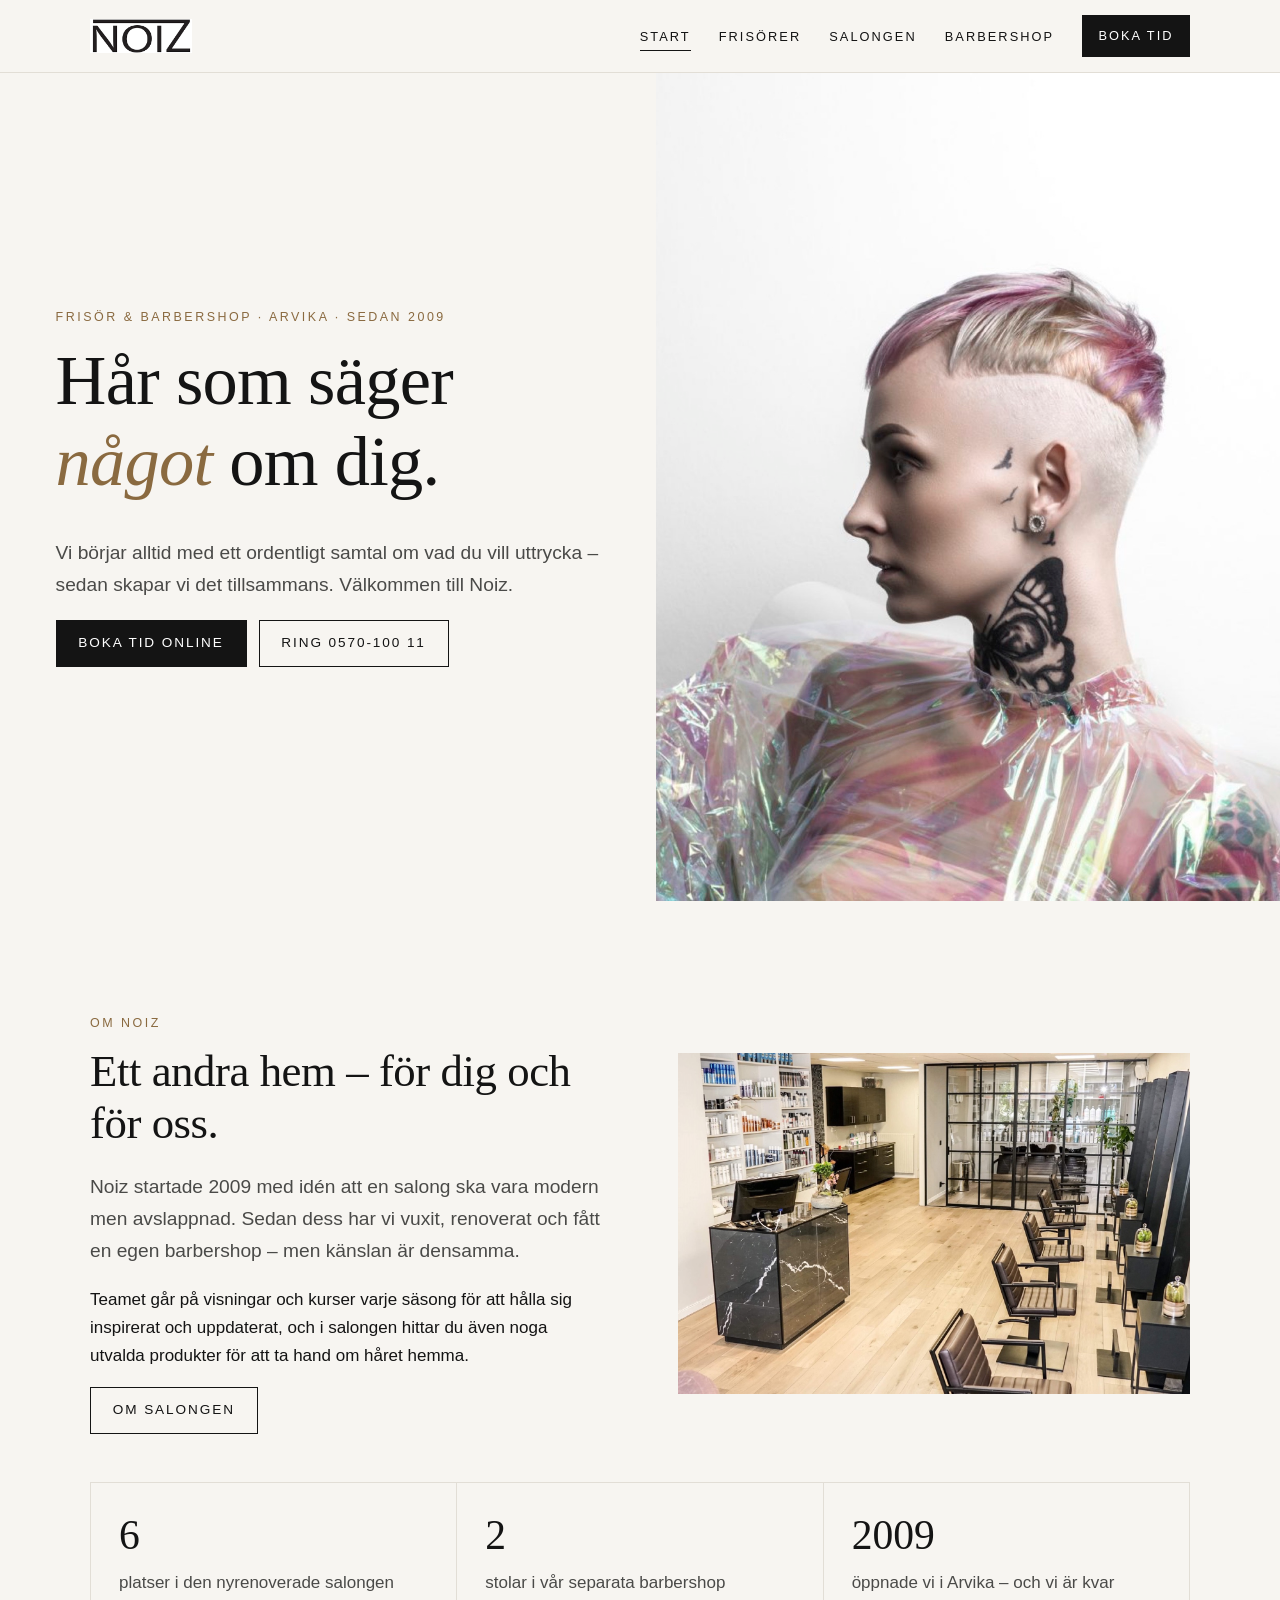
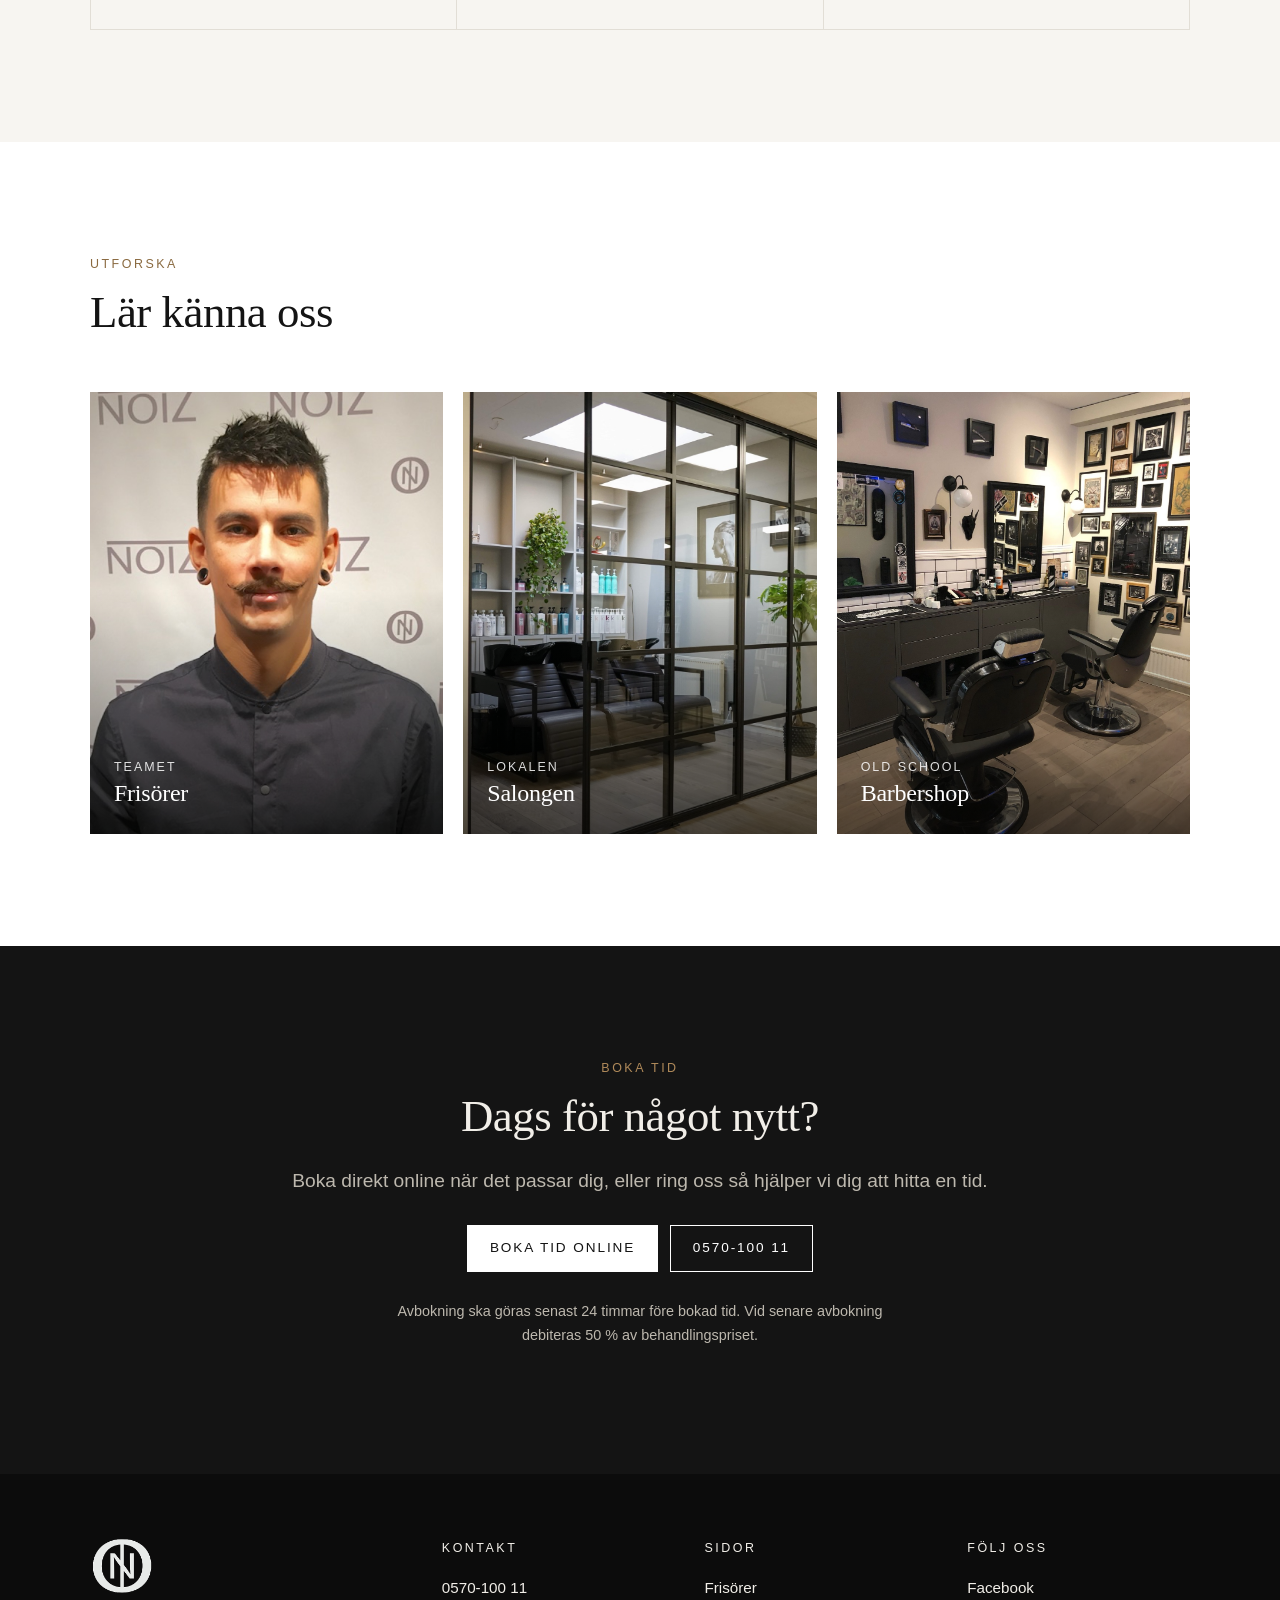
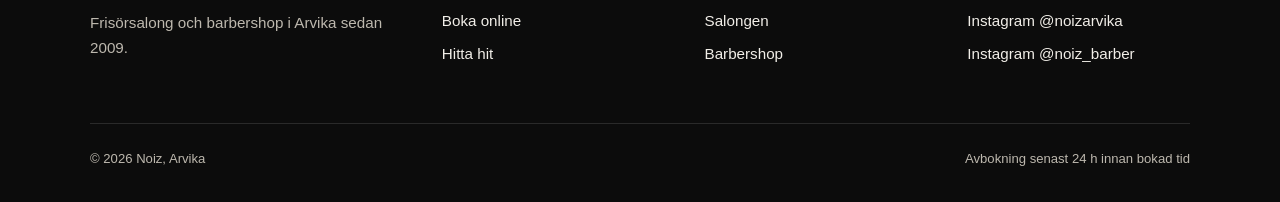
<file: index.html>
<!doctype html>
<html lang="sv">
<head>
  <meta charset="utf-8">
  <meta name="viewport" content="width=device-width, initial-scale=1">
  <title>Noiz – Frisör &amp; Barbershop i Arvika</title>
  <meta name="description" content="Noiz är en frisörsalong och barbershop i Arvika sedan 2009. Boka tid online eller ring 0570-100 11.">
  <meta property="og:title" content="Noiz – Frisör &amp; Barbershop i Arvika">
  <meta property="og:description" content="Frisörsalong och barbershop i Arvika sedan 2009. Boka tid online.">
  <meta property="og:image" content="assets/img/hero.jpg">
  <meta property="og:type" content="website">
  <meta name="theme-color" content="#f7f5f1">
  <link rel="icon" href="assets/img/logo.png">
  <link rel="stylesheet" href="assets/css/style.css">
  <script type="application/ld+json">
  {
    "@context": "https://schema.org",
    "@type": "HairSalon",
    "name": "Noiz",
    "url": "https://noiz.se/",
    "telephone": "+46570-10011",
    "image": "https://noiz.se/assets/img/hero.jpg",
    "foundingDate": "2009-04",
    "address": { "@type": "PostalAddress", "addressLocality": "Arvika", "addressCountry": "SE" },
    "geo": { "@type": "GeoCoordinates", "latitude": 59.6555846, "longitude": 12.5889059 },
    "sameAs": ["https://www.facebook.com/noizarvika", "https://www.instagram.com/noizarvika/", "https://www.instagram.com/noiz_barber/"]
  }
  </script>
</head>
<body>
  <a class="skip" href="#main">Hoppa till innehållet</a>

  <header class="site-header">
    <div class="wrap">
      <a class="brand" href="./" aria-label="Noiz – till startsidan"><img src="assets/img/logo-header.png" alt="Noiz" width="102" height="34"></a>
      <button class="menu-toggle" aria-expanded="false" aria-controls="nav" aria-label="Meny"><span></span><span></span><span></span></button>
      <nav class="nav" id="nav" aria-label="Huvudmeny">
        <ul>
          <li><a href="./" aria-current="page">Start</a></li>
          <li><a href="frisorer/">Frisörer</a></li>
          <li><a href="salongen/">Salongen</a></li>
          <li><a href="barbershop/">Barbershop</a></li>
          <li><a class="btn" href="https://bokning.voady.se/noiz/noiz/" target="_blank" rel="noopener">Boka tid</a></li>
        </ul>
      </nav>
    </div>
  </header>

  <main id="main">
    <div class="hero">
      <div class="hero__text">
        <span class="eyebrow">Frisör &amp; barbershop · Arvika · sedan 2009</span>
        <h1>Hår som säger <em>något</em> om dig.</h1>
        <p class="lead">Vi börjar alltid med ett ordentligt samtal om vad du vill uttrycka – sedan skapar vi det tillsammans. Välkommen till Noiz.</p>
        <div class="btn-row">
          <a class="btn" href="https://bokning.voady.se/noiz/noiz/" target="_blank" rel="noopener">Boka tid online</a>
          <a class="btn btn--ghost" href="tel:057010011">Ring 0570-100 11</a>
        </div>
      </div>
      <div class="hero__media">
        <img src="assets/img/hero.jpg" alt="Modell med kort, rosatonad frisyr och rakade sidor" width="1571" height="1600" fetchpriority="high">
      </div>
    </div>

    <section>
      <div class="wrap">
        <div class="split">
          <div>
            <span class="eyebrow">Om Noiz</span>
            <h2>Ett andra hem – för dig och för oss.</h2>
            <p class="lead">Noiz startade 2009 med idén att en salong ska vara modern men avslappnad. Sedan dess har vi vuxit, renoverat och fått en egen barbershop – men känslan är densamma.</p>
            <p>Teamet går på visningar och kurser varje säsong för att hålla sig inspirerat och uppdaterat, och i salongen hittar du även noga utvalda produkter för att ta hand om håret hemma.</p>
            <a class="btn btn--ghost" href="salongen/">Om salongen</a>
          </div>
          <div>
            <img src="assets/img/salong-IMG_3988.jpg" alt="Salongen med sex stolar, marmordisk och produkthyllor" width="1600" height="1067" loading="lazy">
          </div>
        </div>

        <div class="features">
          <div><strong>6</strong><p>platser i den nyrenoverade salongen</p></div>
          <div><strong>2</strong><p>stolar i vår separata barbershop</p></div>
          <div><strong>2009</strong><p>öppnade vi i Arvika – och vi är kvar</p></div>
        </div>
      </div>
    </section>

    <section class="section--card">
      <div class="wrap">
        <span class="eyebrow">Utforska</span>
        <h2 style="margin-bottom: 1.2em">Lär känna oss</h2>
        <div class="tiles">
          <a class="tile" href="frisorer/">
            <img src="assets/img/jon.jpg" alt="" loading="lazy" width="1200" height="1600">
            <span><small>Teamet</small><h3>Frisörer</h3></span>
          </a>
          <a class="tile" href="salongen/">
            <img src="assets/img/salong-IMG_3998.jpg" alt="" loading="lazy" width="1067" height="1600">
            <span><small>Lokalen</small><h3>Salongen</h3></span>
          </a>
          <a class="tile" href="barbershop/">
            <img src="assets/img/barber-1.jpg" alt="" loading="lazy" width="1200" height="1600">
            <span><small>Old school</small><h3>Barbershop</h3></span>
          </a>
        </div>
      </div>
    </section>

    <section class="section--dark book-band" id="boka">
      <div class="wrap">
        <span class="eyebrow">Boka tid</span>
        <h2>Dags för något nytt?</h2>
        <p class="lead" style="margin: 0 auto">Boka direkt online när det passar dig, eller ring oss så hjälper vi dig att hitta en tid.</p>
        <div class="btn-row">
          <a class="btn btn--light" href="https://bokning.voady.se/noiz/noiz/" target="_blank" rel="noopener">Boka tid online</a>
          <a class="btn btn--light" style="background: transparent; color: #fff" href="tel:057010011">0570-100 11</a>
        </div>
        <p class="notice">Avbokning ska göras senast 24 timmar före bokad tid. Vid senare avbokning debiteras 50&nbsp;% av behandlingspriset.</p>
      </div>
    </section>
  </main>

  <footer class="site-footer">
    <div class="wrap">
      <div class="footer-grid">
        <div>
          <img class="footer-logo" src="assets/img/logo.png" alt="" width="240" height="210">
          <p>Frisörsalong och barbershop i Arvika sedan 2009.</p>
        </div>
        <div>
          <h4>Kontakt</h4>
          <ul>
            <li><a href="tel:057010011">0570-100 11</a></li>
            <li><a href="https://bokning.voady.se/noiz/noiz/" target="_blank" rel="noopener">Boka online</a></li>
            <li><a href="https://www.google.com/maps/place/Fris%C3%B6rsalong+Noiz/@59.6555846,12.5889059,17z" target="_blank" rel="noopener">Hitta hit</a></li>
          </ul>
        </div>
        <div>
          <h4>Sidor</h4>
          <ul>
            <li><a href="frisorer/">Frisörer</a></li>
            <li><a href="salongen/">Salongen</a></li>
            <li><a href="barbershop/">Barbershop</a></li>
          </ul>
        </div>
        <div>
          <h4>Följ oss</h4>
          <ul>
            <li><a href="https://www.facebook.com/noizarvika" target="_blank" rel="noopener">Facebook</a></li>
            <li><a href="https://www.instagram.com/noizarvika/" target="_blank" rel="noopener">Instagram @noizarvika</a></li>
            <li><a href="https://www.instagram.com/noiz_barber/" target="_blank" rel="noopener">Instagram @noiz_barber</a></li>
          </ul>
        </div>
      </div>
      <div class="footer-bottom">
        <span>© <span data-year>2026</span> Noiz, Arvika</span>
        <span>Avbokning senast 24 h innan bokad tid</span>
      </div>
    </div>
  </footer>

  <nav class="mobile-book" aria-label="Snabbval">
    <a href="tel:057010011">Ring oss</a>
    <a href="https://bokning.voady.se/noiz/noiz/" target="_blank" rel="noopener">Boka tid</a>
  </nav>

  <script src="assets/js/main.js" defer></script>
</body>
</html>
</file>
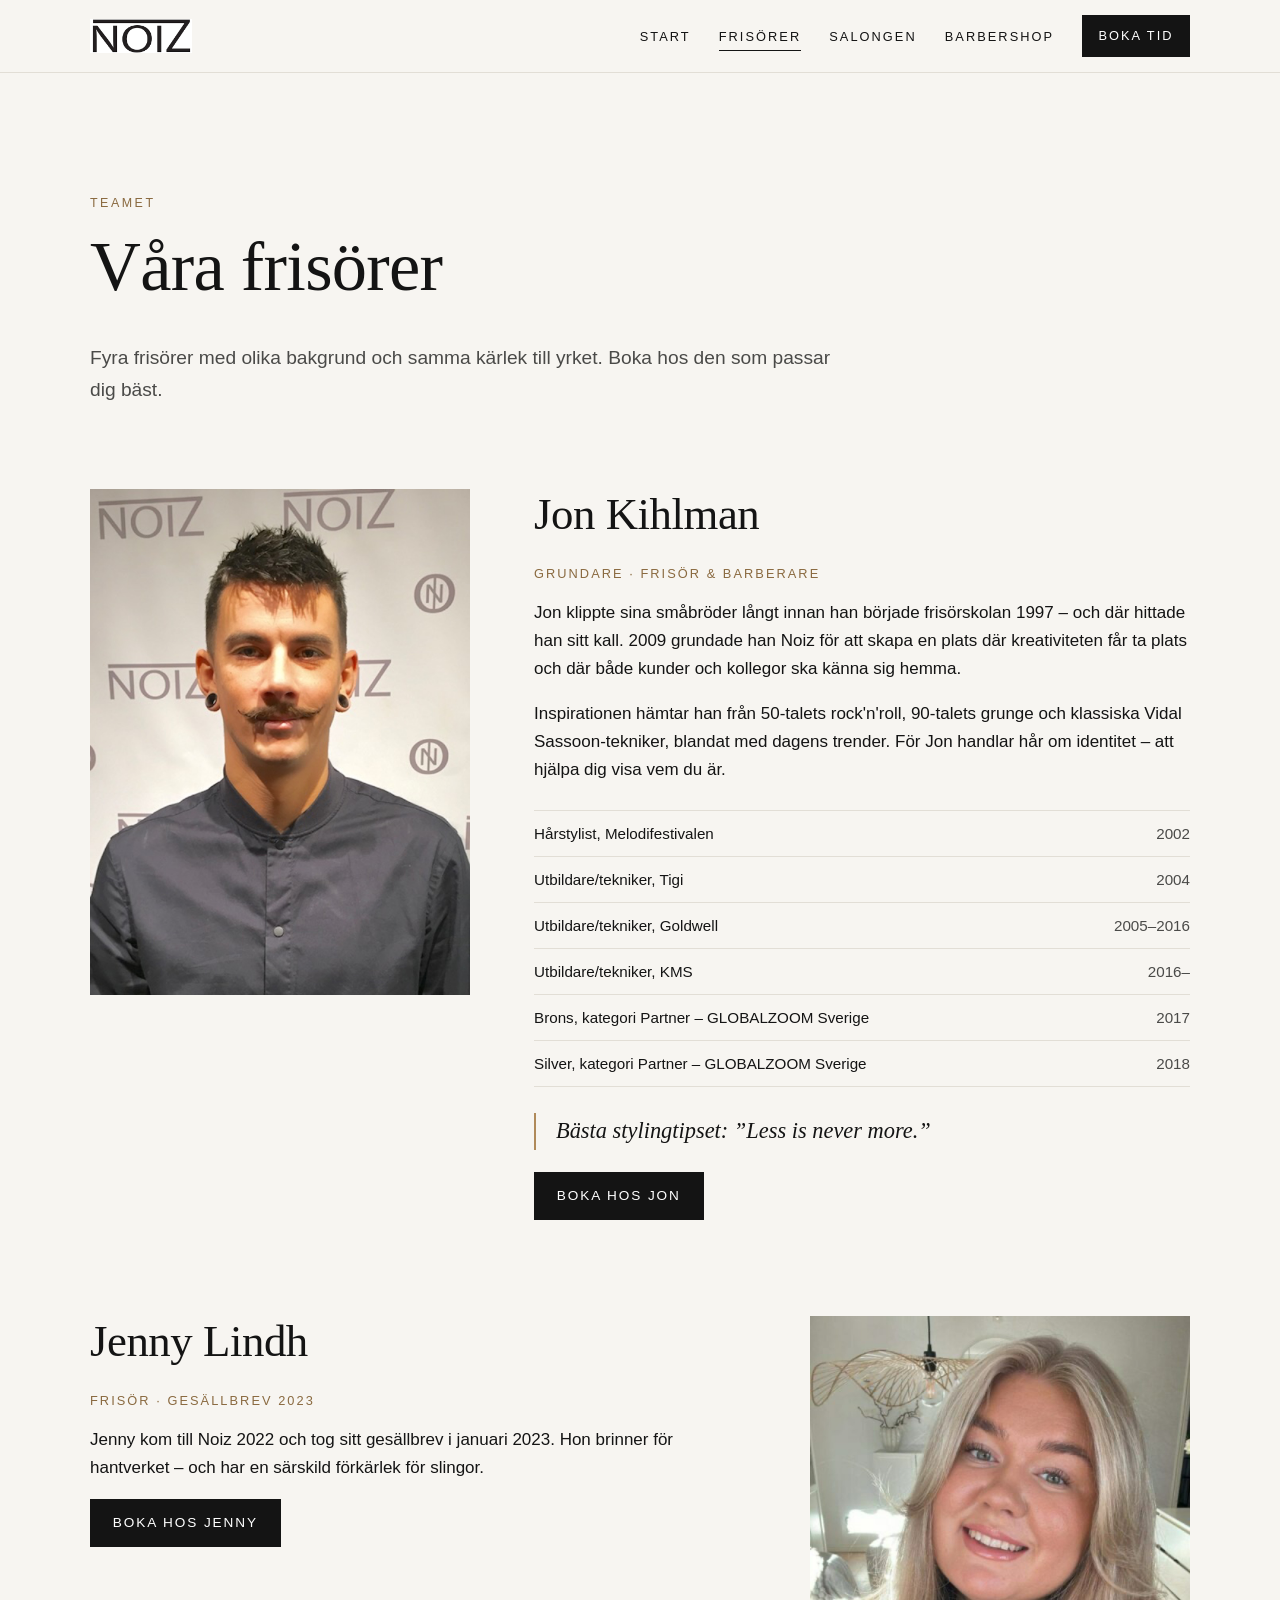
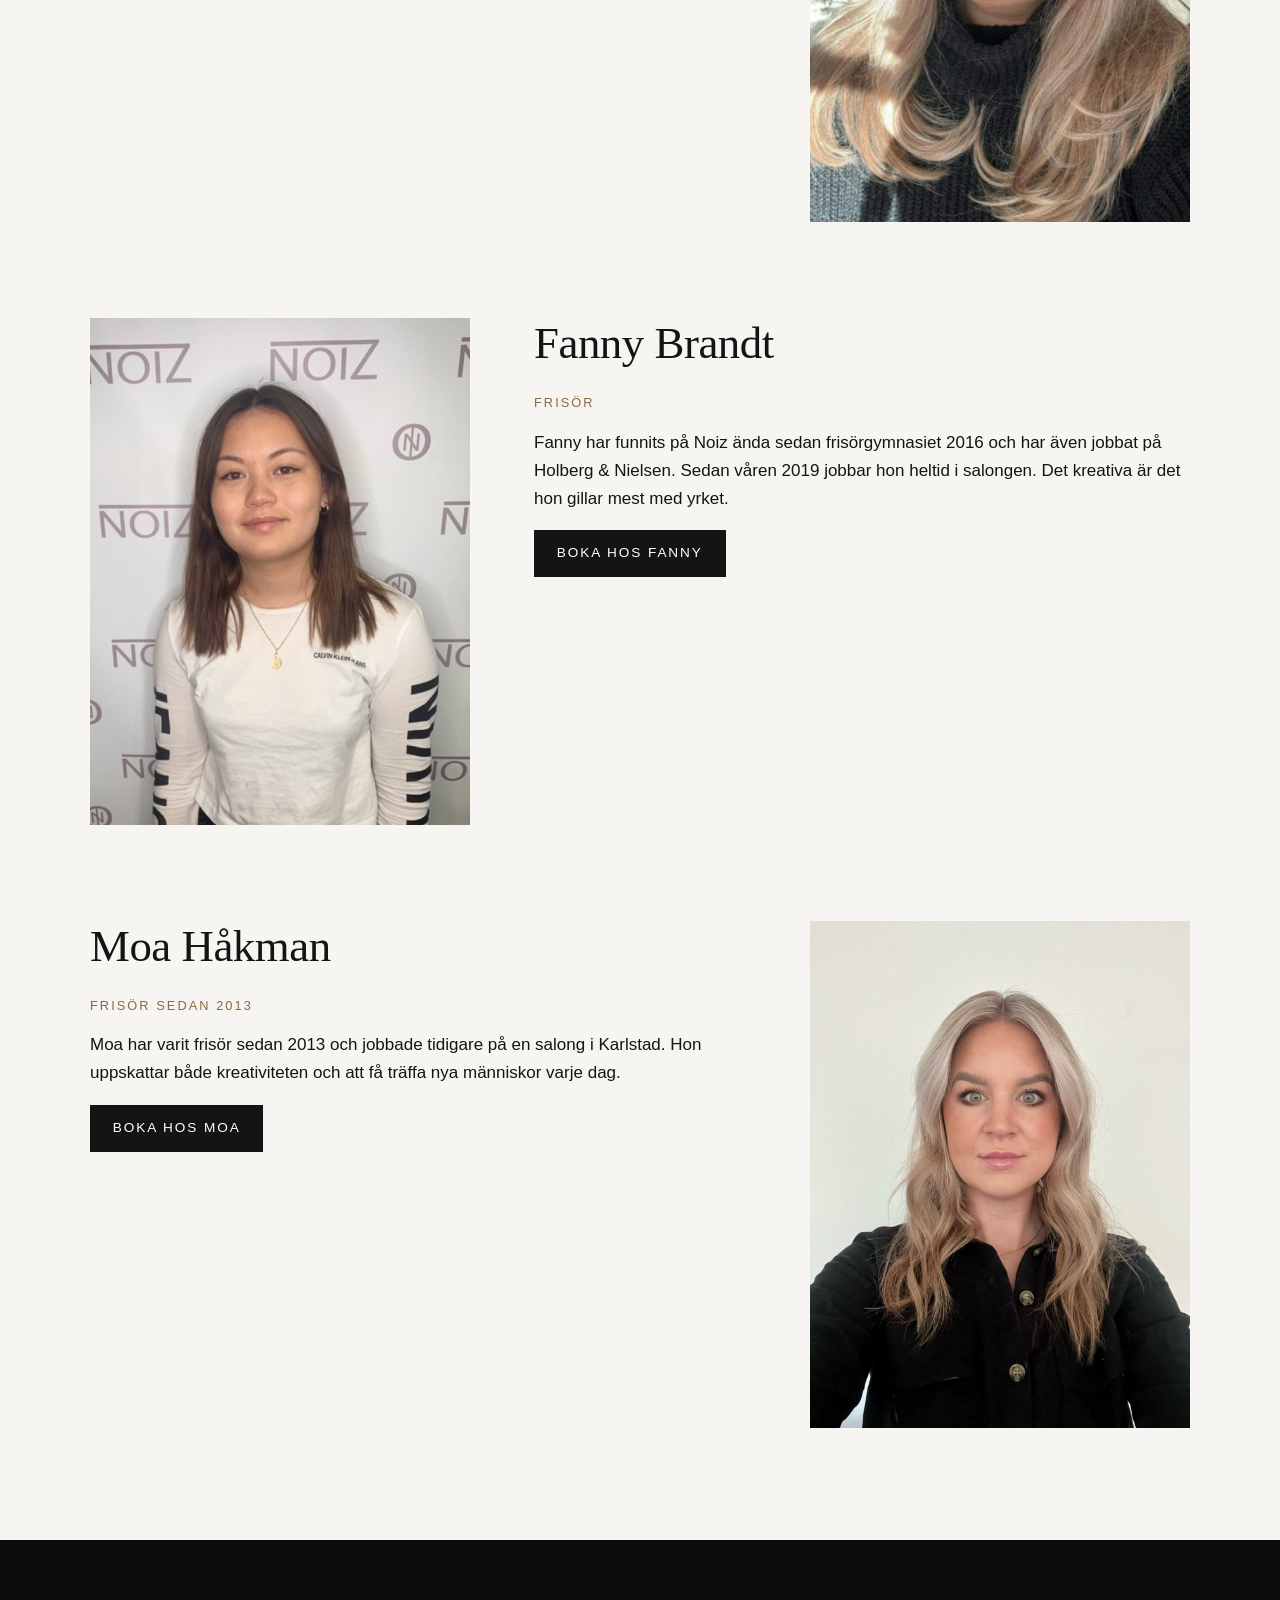
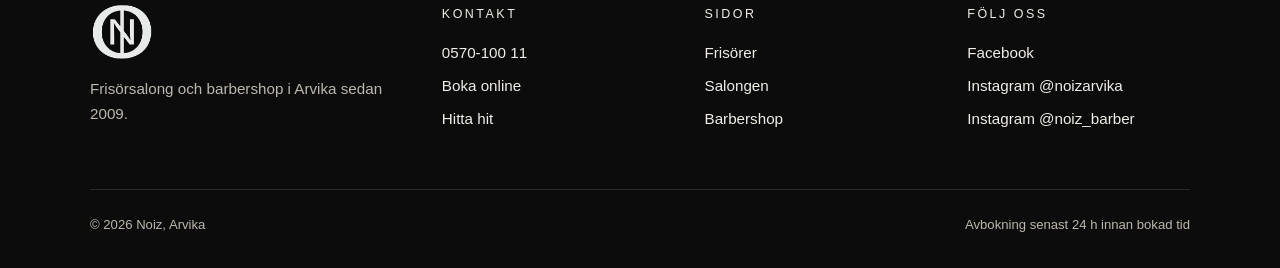
<file: frisorer/index.html>
<!doctype html>
<html lang="sv">
<head>
  <meta charset="utf-8">
  <meta name="viewport" content="width=device-width, initial-scale=1">
  <title>Frisörer – Noiz Arvika</title>
  <meta name="description" content="Möt frisörerna på Noiz i Arvika – Jon, Jenny, Fanny och Moa.">
  <meta property="og:title" content="Frisörer – Noiz Arvika">
  <meta property="og:description" content="Möt frisörerna på Noiz i Arvika – Jon, Jenny, Fanny och Moa.">
  <meta property="og:image" content="../assets/img/hero.jpg">
  <meta property="og:type" content="website">
  <meta name="theme-color" content="#f7f5f1">
  <link rel="icon" href="../assets/img/logo.png">
  <link rel="stylesheet" href="../assets/css/style.css">
</head>
<body>
  <a class="skip" href="#main">Hoppa till innehållet</a>

  <header class="site-header">
    <div class="wrap">
      <a class="brand" href="../" aria-label="Noiz – till startsidan"><img src="../assets/img/logo-header.png" alt="Noiz" width="102" height="34"></a>
      <button class="menu-toggle" aria-expanded="false" aria-controls="nav" aria-label="Meny"><span></span><span></span><span></span></button>
      <nav class="nav" id="nav" aria-label="Huvudmeny">
        <ul>
          <li><a href="../">Start</a></li>
          <li><a href="../frisorer/" aria-current="page">Frisörer</a></li>
          <li><a href="../salongen/">Salongen</a></li>
          <li><a href="../barbershop/">Barbershop</a></li>
          <li><a class="btn" href="https://bokning.voady.se/noiz/noiz/" target="_blank" rel="noopener">Boka tid</a></li>
        </ul>
      </nav>
    </div>
  </header>

  <main id="main">
<div class="page-head">
  <div class="wrap">
    <span class="eyebrow">Teamet</span>
    <h1>Våra frisörer</h1>
    <p class="lead">Fyra frisörer med olika bakgrund och samma kärlek till yrket. Boka hos den som passar dig bäst.</p>
  </div>
</div>

<section style="padding-top: 0">
  <div class="wrap team">
    <article class="member" id="jon">
      <div class="member__photo"><img src="../assets/img/jon.jpg" alt="Jon Kihlman" width="1200" height="1600" loading="lazy"></div>
      <div>
        <h2>Jon Kihlman</h2>
        <span class="role">Grundare · Frisör &amp; barberare</span>
        <p>Jon klippte sina småbröder långt innan han började frisörskolan 1997 – och där hittade han sitt kall. 2009 grundade han Noiz för att skapa en plats där kreativiteten får ta plats och där både kunder och kollegor ska känna sig hemma.</p>
        <p>Inspirationen hämtar han från 50-talets rock'n'roll, 90-talets grunge och klassiska Vidal Sassoon-tekniker, blandat med dagens trender. För Jon handlar hår om identitet – att hjälpa dig visa vem du är.</p>
        <ul class="merits">
          <li><span>Hårstylist, Melodifestivalen</span><span>2002</span></li>
          <li><span>Utbildare/tekniker, Tigi</span><span>2004</span></li>
          <li><span>Utbildare/tekniker, Goldwell</span><span>2005–2016</span></li>
          <li><span>Utbildare/tekniker, KMS</span><span>2016–</span></li>
          <li><span>Brons, kategori Partner – GLOBALZOOM Sverige</span><span>2017</span></li>
          <li><span>Silver, kategori Partner – GLOBALZOOM Sverige</span><span>2018</span></li>
        </ul>
        <p class="quote">Bästa stylingtipset: ”Less is never more.”</p>
        <a class="btn" href="https://bokning.voady.se/noiz/noiz/" target="_blank" rel="noopener">Boka hos Jon</a>
      </div>
    </article>

    <article class="member" id="jenny">
      <div class="member__photo"><img src="../assets/img/jenny.jpg" alt="Jenny Lindh" width="1200" height="1600" loading="lazy"></div>
      <div>
        <h2>Jenny Lindh</h2>
        <span class="role">Frisör · Gesällbrev 2023</span>
        <p>Jenny kom till Noiz 2022 och tog sitt gesällbrev i januari 2023. Hon brinner för hantverket – och har en särskild förkärlek för slingor.</p>
        <a class="btn" href="https://bokning.voady.se/noiz/noiz/" target="_blank" rel="noopener">Boka hos Jenny</a>
      </div>
    </article>

    <article class="member" id="fanny">
      <div class="member__photo"><img src="../assets/img/fanny.jpg" alt="Fanny Brandt" width="1200" height="1600" loading="lazy"></div>
      <div>
        <h2>Fanny Brandt</h2>
        <span class="role">Frisör</span>
        <p>Fanny har funnits på Noiz ända sedan frisörgymnasiet 2016 och har även jobbat på Holberg &amp; Nielsen. Sedan våren 2019 jobbar hon heltid i salongen. Det kreativa är det hon gillar mest med yrket.</p>
        <a class="btn" href="https://bokning.voady.se/noiz/noiz/" target="_blank" rel="noopener">Boka hos Fanny</a>
      </div>
    </article>

    <article class="member" id="moa">
      <div class="member__photo"><img src="../assets/img/moa.jpg" alt="Moa Håkman" width="1200" height="1600" loading="lazy"></div>
      <div>
        <h2>Moa Håkman</h2>
        <span class="role">Frisör sedan 2013</span>
        <p>Moa har varit frisör sedan 2013 och jobbade tidigare på en salong i Karlstad. Hon uppskattar både kreativiteten och att få träffa nya människor varje dag.</p>
        <a class="btn" href="https://bokning.voady.se/noiz/noiz/" target="_blank" rel="noopener">Boka hos Moa</a>
      </div>
    </article>
  </div>
</section>
  </main>

  <footer class="site-footer">
    <div class="wrap">
      <div class="footer-grid">
        <div>
          <img class="footer-logo" src="../assets/img/logo.png" alt="" width="240" height="210">
          <p>Frisörsalong och barbershop i Arvika sedan 2009.</p>
        </div>
        <div>
          <h4>Kontakt</h4>
          <ul>
            <li><a href="tel:057010011">0570-100 11</a></li>
            <li><a href="https://bokning.voady.se/noiz/noiz/" target="_blank" rel="noopener">Boka online</a></li>
            <li><a href="https://www.google.com/maps/place/Fris%C3%B6rsalong+Noiz/@59.6555846,12.5889059,17z" target="_blank" rel="noopener">Hitta hit</a></li>
          </ul>
        </div>
        <div>
          <h4>Sidor</h4>
          <ul>
            <li><a href="../frisorer/">Frisörer</a></li>
            <li><a href="../salongen/">Salongen</a></li>
            <li><a href="../barbershop/">Barbershop</a></li>
          </ul>
        </div>
        <div>
          <h4>Följ oss</h4>
          <ul>
            <li><a href="https://www.facebook.com/noizarvika" target="_blank" rel="noopener">Facebook</a></li>
            <li><a href="https://www.instagram.com/noizarvika/" target="_blank" rel="noopener">Instagram @noizarvika</a></li>
            <li><a href="https://www.instagram.com/noiz_barber/" target="_blank" rel="noopener">Instagram @noiz_barber</a></li>
          </ul>
        </div>
      </div>
      <div class="footer-bottom">
        <span>© <span data-year>2026</span> Noiz, Arvika</span>
        <span>Avbokning senast 24 h innan bokad tid</span>
      </div>
    </div>
  </footer>

  <nav class="mobile-book" aria-label="Snabbval">
    <a href="tel:057010011">Ring oss</a>
    <a href="https://bokning.voady.se/noiz/noiz/" target="_blank" rel="noopener">Boka tid</a>
  </nav>

  <script src="../assets/js/main.js" defer></script>
</body>
</html>
</file>
<file: assets/css/style.css>
:root {
  --ink: #141414;
  --ink-soft: #4a4a48;
  --paper: #f7f5f1;
  --card: #ffffff;
  --line: #e2ded6;
  --accent: #b08a5a;
  --accent-ink: #8a6a40;
  --max: 1180px;
  --gutter: clamp(16px, 4vw, 40px);
  --serif: "Iowan Old Style", "Palatino Linotype", Palatino, Georgia, serif;
  --sans: -apple-system, BlinkMacSystemFont, "Segoe UI", Roboto, "Helvetica Neue", Arial, sans-serif;
}

*, *::before, *::after { box-sizing: border-box; }
html { scroll-behavior: smooth; -webkit-text-size-adjust: 100%; }
body {
  margin: 0;
  background: var(--paper);
  color: var(--ink);
  font: 17px/1.65 var(--sans);
  -webkit-font-smoothing: antialiased;
}
img { max-width: 100%; height: auto; display: block; }
a { color: inherit; }
h1, h2, h3 { font-family: var(--serif); font-weight: 400; line-height: 1.15; margin: 0 0 .5em; letter-spacing: -.01em; }
h1 { font-size: clamp(2.4rem, 6vw, 4.4rem); }
h2 { font-size: clamp(1.8rem, 4vw, 2.8rem); }
h3 { font-size: 1.5rem; }
p { margin: 0 0 1em; }

.wrap { max-width: var(--max); margin: 0 auto; padding: 0 var(--gutter); }
.eyebrow { font-size: .78rem; letter-spacing: .2em; text-transform: uppercase; color: var(--accent-ink); margin-bottom: 1em; display: block; }
.lead { font-size: 1.2rem; color: var(--ink-soft); max-width: 40em; }
.skip { position: absolute; left: -9999px; }
.skip:focus { left: 16px; top: 16px; z-index: 100; background: var(--ink); color: #fff; padding: 8px 14px; }
:focus-visible { outline: 2px solid var(--accent); outline-offset: 3px; }

/* Buttons */
.btn {
  display: inline-flex; align-items: center; gap: .5em;
  padding: .85em 1.6em; border: 1px solid var(--ink);
  background: var(--ink); color: #fff; text-decoration: none;
  font-size: .85rem; letter-spacing: .14em; text-transform: uppercase;
  transition: background .2s, color .2s;
}
.btn:hover { background: transparent; color: var(--ink); }
.btn--ghost { background: transparent; color: var(--ink); }
.btn--ghost:hover { background: var(--ink); color: #fff; }
.btn--light { background: #fff; color: var(--ink); border-color: #fff; }
.btn--light:hover { background: transparent; color: #fff; }
.btn-row { display: flex; flex-wrap: wrap; gap: 12px; }

/* Header */
.site-header {
  position: sticky; top: 0; z-index: 50;
  background: rgba(247, 245, 241, .92);
  backdrop-filter: saturate(1.4) blur(10px);
  -webkit-backdrop-filter: saturate(1.4) blur(10px);
  border-bottom: 1px solid var(--line);
}
.site-header .wrap { display: flex; align-items: center; justify-content: space-between; height: 72px; }
.brand img { height: 34px; width: auto; }
.nav ul { list-style: none; margin: 0; padding: 0; display: flex; gap: 28px; align-items: center; }
.nav a { text-decoration: none; font-size: .8rem; letter-spacing: .16em; text-transform: uppercase; padding: 6px 0; border-bottom: 1px solid transparent; }
.nav a:hover, .nav a[aria-current="page"] { border-bottom-color: var(--ink); }
.nav .btn { padding: .7em 1.2em; border-bottom: 1px solid var(--ink); }
.menu-toggle { display: none; background: none; border: 0; padding: 10px; margin-right: -10px; cursor: pointer; color: var(--ink); }
.menu-toggle span { display: block; width: 24px; height: 2px; background: currentColor; margin: 5px 0; transition: transform .25s, opacity .25s; }

@media (max-width: 820px) {
  .menu-toggle { display: block; }
  .nav {
    position: fixed; inset: 72px 0 auto 0; background: var(--paper);
    border-bottom: 1px solid var(--line);
    transform: translateY(-8px); opacity: 0; visibility: hidden;
    transition: opacity .2s, transform .2s, visibility .2s;
  }
  .nav ul { flex-direction: column; align-items: stretch; gap: 0; padding: 8px var(--gutter) 24px; }
  .nav li a { display: block; padding: 14px 0; border-bottom: 1px solid var(--line); }
  .nav li:last-child { margin-top: 16px; }
  .nav .btn { justify-content: center; }
  .nav-open .nav { opacity: 1; visibility: visible; transform: none; }
  .nav-open .menu-toggle span:nth-child(1) { transform: translateY(7px) rotate(45deg); }
  .nav-open .menu-toggle span:nth-child(2) { opacity: 0; }
  .nav-open .menu-toggle span:nth-child(3) { transform: translateY(-7px) rotate(-45deg); }
}

/* Hero */
.hero { display: grid; grid-template-columns: 1.05fr 1fr; min-height: calc(100vh - 72px); min-height: calc(100svh - 72px); }
.hero__text { display: flex; flex-direction: column; justify-content: center; padding: 64px var(--gutter); max-width: 640px; margin-left: auto; }
.hero__media { background: #ececec; overflow: hidden; }
.hero__media img { width: 100%; height: 100%; object-fit: cover; object-position: 40% center; }
.hero h1 em { font-style: italic; color: var(--accent-ink); }
@media (max-width: 820px) {
  .hero { grid-template-columns: 1fr; min-height: 0; }
  .hero__media { order: -1; aspect-ratio: 1 / 1; max-height: 70vh; }
  .hero__text { padding: 40px var(--gutter) 56px; margin: 0; }
}

/* Page header */
.page-head { padding: clamp(56px, 10vw, 120px) 0 clamp(32px, 6vw, 64px); }

/* Sections */
section { padding: clamp(56px, 9vw, 112px) 0; }
.section--dark { background: var(--ink); color: #f1eee8; }
.section--dark .eyebrow { color: var(--accent); }
.section--dark .lead { color: #bdb8ae; }
.section--card { background: var(--card); }

.split { display: grid; grid-template-columns: 1fr 1fr; gap: clamp(32px, 6vw, 80px); align-items: center; }
.split--reverse > :first-child { order: 2; }
@media (max-width: 820px) { .split { grid-template-columns: 1fr; } .split--reverse > :first-child { order: 0; } }

.features { display: grid; grid-template-columns: repeat(3, 1fr); gap: 1px; background: var(--line); border: 1px solid var(--line); margin-top: 48px; }
.features > div { background: var(--paper); padding: 32px 28px; }
.features strong { display: block; font-family: var(--serif); font-size: 2.6rem; font-weight: 400; line-height: 1; margin-bottom: 12px; }
.features p { margin: 0; color: var(--ink-soft); }
@media (max-width: 820px) { .features { grid-template-columns: 1fr; } }

.timeline { list-style: none; padding: 0; margin: 0; border-left: 1px solid var(--line); }
.timeline li { position: relative; padding: 0 0 28px 28px; }
.timeline li::before { content: ""; position: absolute; left: -5px; top: .55em; width: 9px; height: 9px; border-radius: 50%; background: var(--accent); }
.timeline b { font-family: var(--serif); font-size: 1.3rem; font-weight: 400; display: block; }

/* Cards to subpages */
.tiles { display: grid; grid-template-columns: repeat(3, 1fr); gap: 20px; }
.tile { position: relative; display: block; overflow: hidden; aspect-ratio: 4 / 5; text-decoration: none; color: #fff; background: #222; }
.tile img { width: 100%; height: 100%; object-fit: cover; transition: transform .6s ease; }
.tile:hover img { transform: scale(1.04); }
.tile::after { content: ""; position: absolute; inset: 0; background: linear-gradient(transparent 45%, rgba(0,0,0,.65)); }
.tile span { position: absolute; left: 24px; right: 24px; bottom: 22px; z-index: 1; }
.tile h3 { margin: 0 0 4px; }
.tile small { font-size: .78rem; letter-spacing: .16em; text-transform: uppercase; opacity: .85; }
@media (max-width: 820px) { .tiles { grid-template-columns: 1fr; } .tile { aspect-ratio: 16 / 11; } }

/* Team */
.team { display: grid; gap: clamp(48px, 8vw, 96px); }
.member { display: grid; grid-template-columns: minmax(0, 380px) 1fr; gap: clamp(28px, 5vw, 64px); align-items: start; }
.member:nth-child(even) { grid-template-columns: 1fr minmax(0, 380px); }
.member:nth-child(even) .member__photo { order: 2; }
.member__photo { aspect-ratio: 3 / 4; overflow: hidden; background: #e6e2da; }
.member__photo img { width: 100%; height: 100%; object-fit: cover; }
.member .role { color: var(--accent-ink); font-size: .8rem; letter-spacing: .16em; text-transform: uppercase; margin-bottom: 1.2em; display: block; }
.merits { list-style: none; padding: 0; margin: 1.5em 0; border-top: 1px solid var(--line); }
.merits li { padding: 10px 0; border-bottom: 1px solid var(--line); display: flex; justify-content: space-between; gap: 16px; font-size: .95rem; }
.merits li span:last-child { color: var(--ink-soft); white-space: nowrap; }
.quote { font-family: var(--serif); font-style: italic; font-size: 1.4rem; margin: 1em 0; padding-left: 20px; border-left: 2px solid var(--accent); }
@media (max-width: 820px) {
  .member, .member:nth-child(even) { grid-template-columns: 1fr; }
  .member:nth-child(even) .member__photo { order: 0; }
  .member__photo { max-width: 420px; }
}

/* Gallery */
.gallery { display: grid; grid-template-columns: repeat(3, 1fr); gap: 12px; }
.gallery button { padding: 0; border: 0; background: #ddd; cursor: zoom-in; aspect-ratio: 1 / 1; overflow: hidden; }
.gallery button.wide { grid-column: span 2; aspect-ratio: auto; }
.gallery button.tall { grid-row: span 2; aspect-ratio: auto; }
.gallery img { width: 100%; height: 100%; object-fit: cover; transition: transform .5s ease, opacity .3s; }
.gallery button:hover img { transform: scale(1.03); }
@media (max-width: 640px) {
  .gallery { grid-template-columns: 1fr 1fr; gap: 8px; }
  .gallery button.wide { grid-column: span 2; aspect-ratio: 3 / 2; }
  .gallery button.tall { grid-row: auto; aspect-ratio: 1 / 1; }
}

.lightbox { border: 0; padding: 0; background: transparent; max-width: 100vw; max-height: 100vh; width: 100vw; height: 100vh; }
.lightbox::backdrop { background: rgba(10, 10, 10, .92); }
.lightbox img { max-width: calc(100vw - 32px); max-height: calc(100vh - 120px); margin: 60px auto 0; object-fit: contain; }
.lightbox__close, .lightbox__nav { position: fixed; background: rgba(255,255,255,.1); color: #fff; border: 0; width: 48px; height: 48px; font-size: 26px; line-height: 1; cursor: pointer; border-radius: 50%; }
.lightbox__close { top: 12px; right: 12px; }
.lightbox__nav { top: 50%; transform: translateY(-50%); }
.lightbox__nav--prev { left: 12px; }
.lightbox__nav--next { right: 12px; }
.lightbox__close:hover, .lightbox__nav:hover { background: rgba(255,255,255,.25); }

/* Booking band */
.book-band { text-align: center; }
.book-band .btn-row { justify-content: center; margin-top: 28px; }
.notice { display: inline-block; margin-top: 28px; font-size: .9rem; color: #bdb8ae; max-width: 34em; }

/* Footer */
.site-footer { background: #0c0c0c; color: #bdb8ae; padding: 64px 0 32px; font-size: .95rem; }
.site-footer a { color: #f1eee8; text-decoration: none; }
.site-footer a:hover { text-decoration: underline; }
.footer-grid { display: grid; grid-template-columns: 1.4fr 1fr 1fr 1fr; gap: 40px; }
.footer-grid h4 { color: #f1eee8; font-size: .78rem; letter-spacing: .2em; text-transform: uppercase; font-weight: 500; margin: 0 0 16px; }
.footer-grid ul { list-style: none; padding: 0; margin: 0; display: grid; gap: 8px; }
.footer-logo { width: 64px; filter: invert(1); margin-bottom: 16px; }
.footer-bottom { border-top: 1px solid #2a2a2a; margin-top: 48px; padding-top: 24px; font-size: .82rem; display: flex; justify-content: space-between; flex-wrap: wrap; gap: 8px; }
@media (max-width: 820px) { .footer-grid { grid-template-columns: 1fr 1fr; } .footer-grid > :first-child { grid-column: 1 / -1; } }

/* Sticky mobile booking */
.mobile-book { display: none; }
@media (max-width: 820px) {
  .mobile-book {
    display: grid; grid-template-columns: 1fr 1fr; position: fixed; left: 0; right: 0; bottom: 0; z-index: 40;
    border-top: 1px solid var(--line); background: var(--paper);
    padding-bottom: env(safe-area-inset-bottom);
  }
  .mobile-book a { text-align: center; padding: 15px 8px; text-decoration: none; font-size: .78rem; letter-spacing: .14em; text-transform: uppercase; }
  .mobile-book a:last-child { background: var(--ink); color: #fff; }
  body { padding-bottom: 52px; }
}

@media (prefers-reduced-motion: reduce) {
  *, *::before, *::after { transition: none !important; scroll-behavior: auto !important; }
}
</file>
